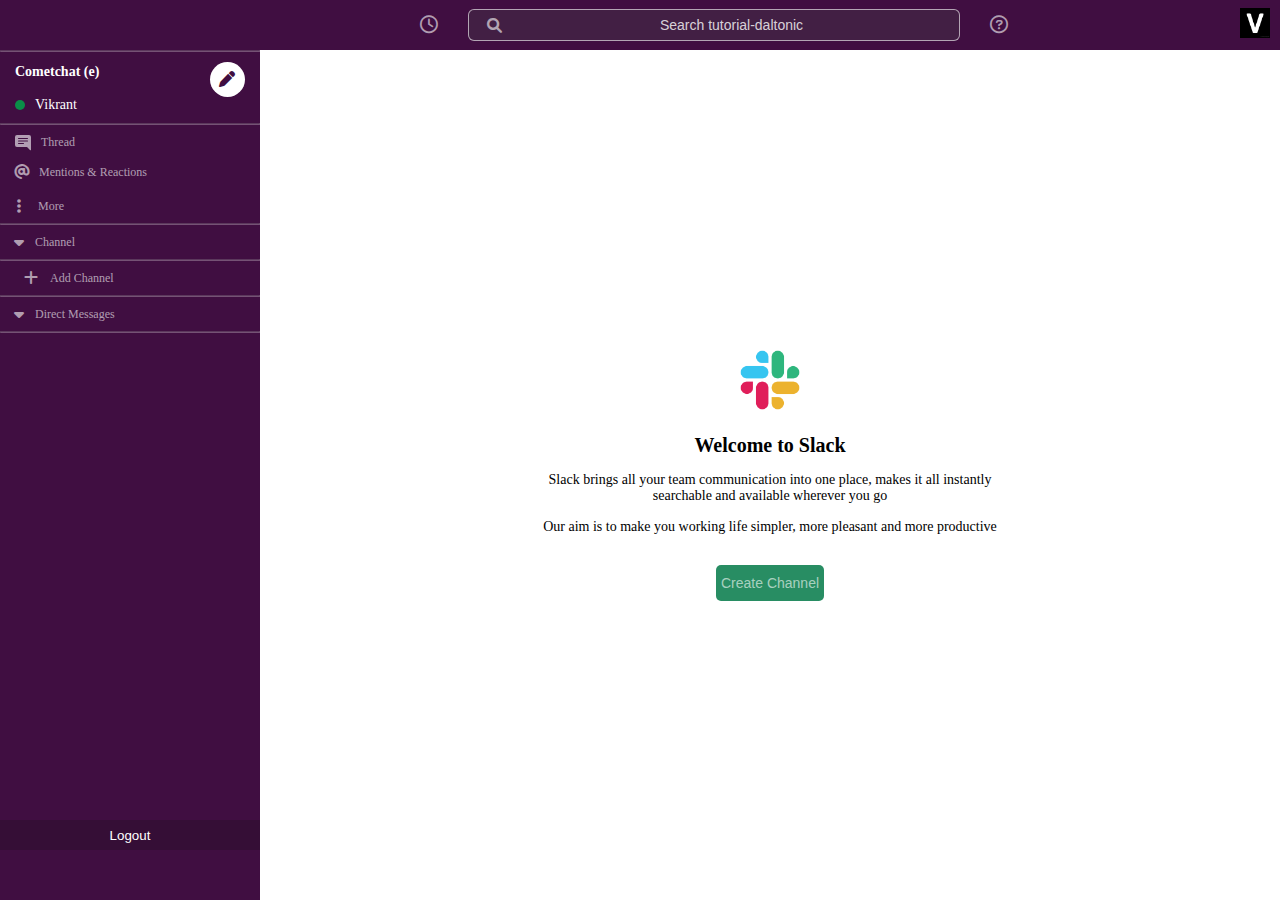
<file: index.html>
<!DOCTYPE html>
<html lang="en">
  <head>
    <meta charset="UTF-8" />
    <meta http-equiv="X-UA-Compatible" content="IE=edge" />
    <meta name="viewport" content="width=device-width, initial-scale=1.0" />
    <title>Commet-Chat</title>
    <link
      rel="stylesheet"
      href="https://cdnjs.cloudflare.com/ajax/libs/font-awesome/6.0.0-beta2/css/all.min.css"
    />
    <link rel="stylesheet" href="css/style.css" />
  </head>
  <body>
    <div class="container">
      <div class="navbar">
        <div
          style="
            display: flex;
            flex: 3;
            justify-content: flex-end;
            padding: 40px;
            align-items: center;
            margin-right: 15vw;
          "
        >
          <div>
            <i
              class="far fa-clock clock"
              style="
                color: rgba(255, 255, 255, 0.6);
                margin-right: 20px;
                font-size: 18px;
              "
            ></i>
          </div>
          <div class="search-box" style="position: relative">
            <i
              class="fas fa-search"
              style="
                position: absolute;
                left: 0;
                padding: 20px;
                color: rgba(255, 255, 255, 0.6);
              "
            ></i>
            <input type="text" placeholder="Search tutorial-daltonic" />
          </div>
          <div>
            <i
              class="far fa-question-circle"
              style="
                color: rgba(255, 255, 255, 0.6);
                margin-left: 20px;
                font-size: 18px;
              "
            ></i>
          </div>
        </div>
        <div style="justify-content: center">
          <img src="./assets/images/v-shape.jpg" height="30px" />
        </div>
      </div>

      <div style="display: flex">
        <div class="sidebar">
          <div class="header__part">
            <hr />
            <div class="header">
              <h1 class="head-title">Cometchat (e)</h1>
              <a href="" class="pen-icon">
                <i class="fas fa-pen pen-icon-i"></i>
              </a>
            </div>
            <div
              style="
                display: flex;
                align-items: center;
                margin-bottom: 10px;
                padding: 0px 15px;
              "
            >
              <div class="dot"></div>
              <p style="font-size: 14px; color: white">Vikrant</p>
            </div>
            <hr />

            <div style="display: flex; margin-top: 10px; padding: 0px 15px">
              <span style="margin-right: 10px">
                <svg
                  xmlns="http://www.w3.org/2000/svg"
                  width="16"
                  height="16"
                  fill="rgba(255, 255, 255, 0.6)"
                  class="bi bi-chat-right-text-fill"
                  viewBox="0 0 16 16"
                >
                  <path
                    d="M16 2a2 2 0 0 0-2-2H2a2 2 0 0 0-2 2v8a2 2 0 0 0 2 2h9.586a1 1 0 0 1 .707.293l2.853 2.853a.5.5 0 0 0 .854-.353V2zM3.5 3h9a.5.5 0 0 1 0 1h-9a.5.5 0 0 1 0-1zm0 2.5h9a.5.5 0 0 1 0 1h-9a.5.5 0 0 1 0-1zm0 2.5h5a.5.5 0 0 1 0 1h-5a.5.5 0 0 1 0-1z"
                  />
                </svg>
              </span>
              <p style="font-size: 12px; color: rgba(255, 255, 255, 0.6)">
                Thread
              </p>
            </div>

            <div style="display: flex; align-items: center; padding: 0px 15px">
              <span style="margin-left: -10px"
                ><i
                  class="fas fa-at"
                  style="color: rgba(255, 255, 255, 0.6)"
                ></i
              ></span>
              <p style="font-size: 12px; color: rgba(255, 255, 255, 0.6)">
                Mentions & Reactions
              </p>
            </div>

            <div
              style="
                display: flex;
                align-items: center;
                margin-left: 3px;
                padding: 0px 15px;
              "
            >
              <span style="margin-left: -10px"
                ><i
                  class="fas fa-ellipsis-v"
                  style="color: rgba(255, 255, 255, 0.6)"
                ></i
              ></span>
              <p
                style="
                  font-size: 12px;
                  color: rgba(255, 255, 255, 0.6);
                  margin-left: 8px;
                "
              >
                More
              </p>
            </div>

            <hr />
            <div style="display: flex; align-items: center; padding: 0px 15px">
              <span style="margin-left: -10px"
                ><i
                  class="fas fa-caret-down"
                  style="color: rgba(255, 255, 255, 0.6)"
                ></i
              ></span>
              <p
                style="
                  font-size: 12px;
                  color: rgba(255, 255, 255, 0.6);
                  margin-left: 2px;
                "
              >
                Channel
              </p>
            </div>
            <hr />
            <div style="display: flex; align-items: center; padding: 0px 15px">
              <span style=""
                ><i
                  class="fas fa-plus"
                  style="color: rgba(255, 255, 255, 0.6)"
                ></i
              ></span>
              <p
                style="
                  font-size: 12px;
                  color: rgba(255, 255, 255, 0.6);
                  margin-left: 2px;
                "
              >
                <a href="add-channel.html"> Add Channel </a>
              </p>
            </div>
            <hr />
            <div style="display: flex; align-items: center; padding: 0px 15px">
              <span style="margin-left: -10px"
                ><i
                  class="fas fa-caret-down"
                  style="color: rgba(255, 255, 255, 0.6)"
                ></i
              ></span>
              <p
                style="
                  font-size: 12px;
                  color: rgba(255, 255, 255, 0.6);
                  margin-left: 2px;
                "
              >
                <a href="channel.html"> Direct Messages </a>
              </p>
            </div>
            <hr />
          </div>

          <button class="btn">
            <p class="btn-text">Logout</p>
          </button>
        </div>

        <div class="box-container">
          <div class="logo-box">
            <img src="assets/images/logo.png" alt="logo" height="60px" />
          </div>

          <h1 class="header" style="margin-top: 20px; font-size: 20px">
            Welcome to Slack
          </h1>

          <p class="first-para" style="margin-top: 15px; font-size: 14px">
            Slack brings all your team communication into one place, makes it
            all instantly
          </p>

          <p class="first-para" style="font-size: 14px">
            searchable and available wherever you go
          </p>

          <p class="second-para" style="margin-top: 15px; font-size: 14px">
            Our aim is to make you working life simpler, more pleasant and more
            productive
          </p>
          <button
            style="
              margin-top: 30px;
              outline: none;
              border: none;
              border-radius: 5px;
              background-color: #288d63;
              padding: 10px 5px;
              font-size: 14px;
              font-weight: normal;
              color: #fff;
            "
          >
            <a href="add-channel.html"> Create Channel </a>
          </button>
        </div>
      </div>
    </div>
  </body>
</html>
</file>
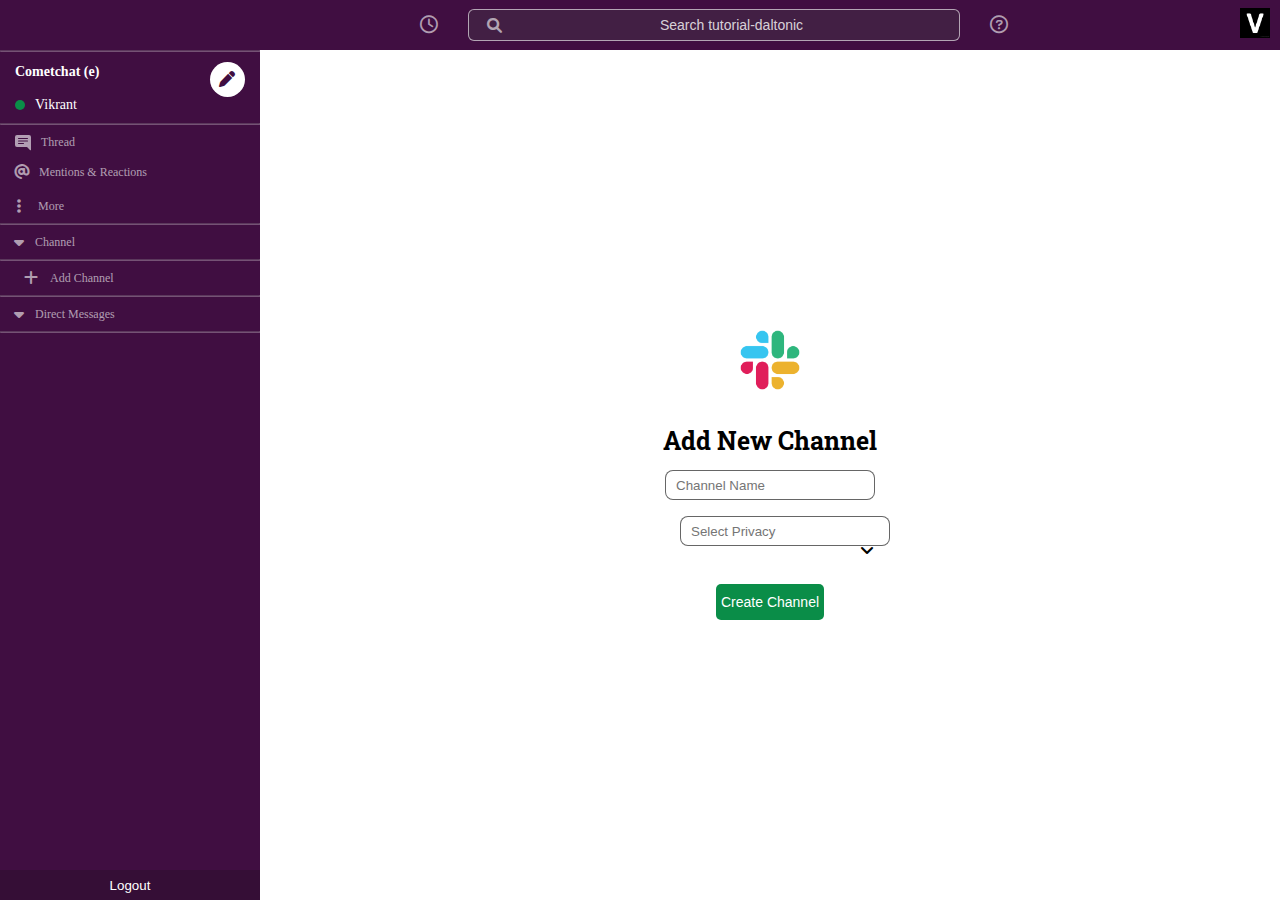
<file: add-channel.html>
<!DOCTYPE html>
<html lang="en">
  <head>
    <meta charset="UTF-8" />
    <meta http-equiv="X-UA-Compatible" content="IE=edge" />
    <meta name="viewport" content="width=device-width, initial-scale=1.0" />
    <title>Commet-Chat</title>
    <link
      rel="stylesheet"
      href="https://cdnjs.cloudflare.com/ajax/libs/font-awesome/6.0.0-beta2/css/all.min.css"
    />
    <link rel="stylesheet" href="css/style.css" />
  </head>
  <body>
    <div class="container">
      <div class="navbar">
        <div
          style="
            display: flex;
            flex: 3;
            justify-content: flex-end;
            padding: 40px;
            align-items: center;
            margin-right: 15vw;
          "
        >
          <div>
            <i
              class="far fa-clock clock"
              style="
                color: rgba(255, 255, 255, 0.6);
                margin-right: 20px;
                font-size: 18px;
              "
            ></i>
          </div>
          <div class="search-box" style="position: relative">
            <i
              class="fas fa-search"
              style="
                position: absolute;
                left: 0;
                padding: 20px;
                color: rgba(255, 255, 255, 0.6);
              "
            ></i>
            <input type="text" placeholder="Search tutorial-daltonic" />
          </div>
          <div>
            <i
              class="far fa-question-circle"
              style="
                color: rgba(255, 255, 255, 0.6);
                margin-left: 20px;
                font-size: 18px;
              "
            ></i>
          </div>
        </div>
        <div style="justify-content: center">
          <img src="./assets/images/v-shape.jpg" height="30px" />
        </div>
      </div>

      <div style="display: flex">
        <div class="sidebar">
          <div class="header__part">
            <hr />
            <div class="header">
              <h1 class="head-title">Cometchat (e)</h1>
              <a href="" class="pen-icon">
                <i class="fas fa-pen pen-icon-i"></i>
              </a>
            </div>
            <div
              style="
                display: flex;
                align-items: center;
                margin-bottom: 10px;
                padding: 0px 15px;
              "
            >
              <div class="dot"></div>
              <p style="font-size: 14px; color: white">Vikrant</p>
            </div>
            <hr />

            <div style="display: flex; margin-top: 10px; padding: 0px 15px">
              <span style="margin-right: 10px">
                <svg
                  xmlns="http://www.w3.org/2000/svg"
                  width="16"
                  height="16"
                  fill="rgba(255, 255, 255, 0.6)"
                  class="bi bi-chat-right-text-fill"
                  viewBox="0 0 16 16"
                >
                  <path
                    d="M16 2a2 2 0 0 0-2-2H2a2 2 0 0 0-2 2v8a2 2 0 0 0 2 2h9.586a1 1 0 0 1 .707.293l2.853 2.853a.5.5 0 0 0 .854-.353V2zM3.5 3h9a.5.5 0 0 1 0 1h-9a.5.5 0 0 1 0-1zm0 2.5h9a.5.5 0 0 1 0 1h-9a.5.5 0 0 1 0-1zm0 2.5h5a.5.5 0 0 1 0 1h-5a.5.5 0 0 1 0-1z"
                  />
                </svg>
              </span>
              <p style="font-size: 12px; color: rgba(255, 255, 255, 0.6)">
                Thread
              </p>
            </div>

            <div style="display: flex; align-items: center; padding: 0px 15px">
              <span style="margin-left: -10px"
                ><i
                  class="fas fa-at"
                  style="color: rgba(255, 255, 255, 0.6)"
                ></i
              ></span>
              <p style="font-size: 12px; color: rgba(255, 255, 255, 0.6)">
                Mentions & Reactions
              </p>
            </div>

            <div
              style="
                display: flex;
                align-items: center;
                margin-left: 3px;
                padding: 0px 15px;
              "
            >
              <span style="margin-left: -10px"
                ><i
                  class="fas fa-ellipsis-v"
                  style="color: rgba(255, 255, 255, 0.6)"
                ></i
              ></span>
              <p
                style="
                  font-size: 12px;
                  color: rgba(255, 255, 255, 0.6);
                  margin-left: 8px;
                "
              >
                More
              </p>
            </div>

            <hr />
            <div style="display: flex; align-items: center; padding: 0px 15px">
              <span style="margin-left: -10px"
                ><i
                  class="fas fa-caret-down"
                  style="color: rgba(255, 255, 255, 0.6)"
                ></i
              ></span>
              <p
                style="
                  font-size: 12px;
                  color: rgba(255, 255, 255, 0.6);
                  margin-left: 2px;
                "
              >
                Channel
              </p>
            </div>
            <hr />
            <div style="display: flex; align-items: center; padding: 0px 15px">
              <span style=""
                ><i
                  class="fas fa-plus"
                  style="color: rgba(255, 255, 255, 0.6)"
                ></i
              ></span>
              <p
                style="
                  font-size: 12px;
                  color: rgba(255, 255, 255, 0.6);
                  margin-left: 2px;
                "
              >
                <a href="add-channel.html"> Add Channel </a>
              </p>
            </div>
            <hr />
            <div style="display: flex; align-items: center; padding: 0px 15px">
              <span style="margin-left: -10px"
                ><i
                  class="fas fa-caret-down"
                  style="color: rgba(255, 255, 255, 0.6)"
                ></i
              ></span>
              <p
                style="
                  font-size: 12px;
                  color: rgba(255, 255, 255, 0.6);
                  margin-left: 2px;
                "
              >
                <a href="channel.html"> Direct Messages </a>
              </p>
            </div>
            <hr />
          </div>

          <button class="btn-channel">
            <p class="btn-text">Logout</p>
          </button>
        </div>

        <div class="box-container">
          <div class="logo-box">
            <img src="assets/images/logo.png" alt="logo" height="60px" />
          </div>

          <h1 class="channel-header">Add New Channel</h1>

          <input type="text" placeholder="Channel Name" />

          <div class="dropdown-input">
            <input type="text" placeholder="Select Privacy" />

            <i
              class="fas fa-angle-down"
              style="
                color: #000000;
                position: absolute;
                padding: 20px;
                left: 65%;
                top: 57%;
              "
            ></i>
          </div>

          <button
            style="
              margin-top: 30px;
              outline: none;
              border: none;
              border-radius: 5px;
              background-color: #0a8d48;
              padding: 10px 5px;
              font-size: 14px;
              font-weight: normal;
              color: #fff;
            "
          >
            Create Channel
          </button>
        </div>
      </div>
    </div>
  </body>
</html>
</file>
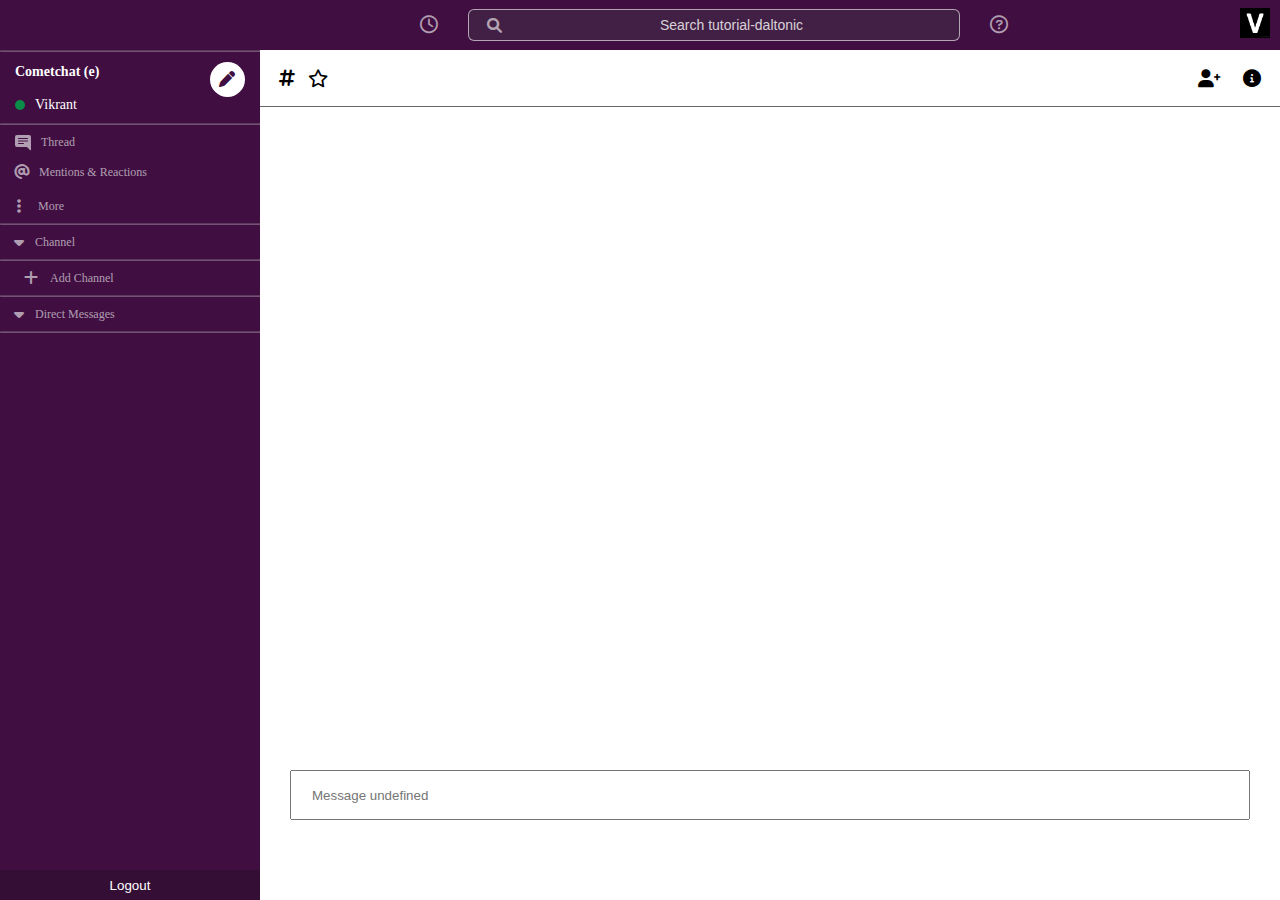
<file: channel.html>
<!DOCTYPE html>
<html lang="en">
  <head>
    <meta charset="UTF-8" />
    <meta http-equiv="X-UA-Compatible" content="IE=edge" />
    <meta name="viewport" content="width=device-width, initial-scale=1.0" />
    <title>Commet-Chat</title>
    <link
      rel="stylesheet"
      href="https://cdnjs.cloudflare.com/ajax/libs/font-awesome/6.0.0-beta2/css/all.min.css"
    />
    <link rel="stylesheet" href="css/style.css" />
  </head>
  <body>
    <div class="container">
      <div class="navbar">
        <div
          style="
            display: flex;
            flex: 3;
            justify-content: flex-end;
            padding: 40px;
            align-items: center;
            margin-right: 15vw;
          "
        >
          <div>
            <i
              class="far fa-clock clock"
              style="
                color: rgba(255, 255, 255, 0.6);
                margin-right: 20px;
                font-size: 18px;
              "
            ></i>
          </div>
          <div class="search-box" style="position: relative">
            <i
              class="fas fa-search"
              style="
                position: absolute;
                left: 0;
                padding: 20px;
                color: rgba(255, 255, 255, 0.6);
              "
            ></i>
            <input type="text" placeholder="Search tutorial-daltonic" />
          </div>
          <div>
            <i
              class="far fa-question-circle"
              style="
                color: rgba(255, 255, 255, 0.6);
                margin-left: 20px;
                font-size: 18px;
              "
            ></i>
          </div>
        </div>
        <div style="justify-content: center">
          <img src="./assets/images/v-shape.jpg" height="30px" />
        </div>
      </div>

      <div style="display: flex">
        <div class="sidebar">
          <div class="header__part">
            <hr />
            <div class="header">
              <h1 class="head-title">Cometchat (e)</h1>
              <a href="" class="pen-icon">
                <i class="fas fa-pen pen-icon-i"></i>
              </a>
            </div>
            <div
              style="
                display: flex;
                align-items: center;
                margin-bottom: 10px;
                padding: 0px 15px;
              "
            >
              <div class="dot"></div>
              <p style="font-size: 14px; color: white">Vikrant</p>
            </div>
            <hr />

            <div style="display: flex; margin-top: 10px; padding: 0px 15px">
              <span style="margin-right: 10px">
                <svg
                  xmlns="http://www.w3.org/2000/svg"
                  width="16"
                  height="16"
                  fill="rgba(255, 255, 255, 0.6)"
                  class="bi bi-chat-right-text-fill"
                  viewBox="0 0 16 16"
                >
                  <path
                    d="M16 2a2 2 0 0 0-2-2H2a2 2 0 0 0-2 2v8a2 2 0 0 0 2 2h9.586a1 1 0 0 1 .707.293l2.853 2.853a.5.5 0 0 0 .854-.353V2zM3.5 3h9a.5.5 0 0 1 0 1h-9a.5.5 0 0 1 0-1zm0 2.5h9a.5.5 0 0 1 0 1h-9a.5.5 0 0 1 0-1zm0 2.5h5a.5.5 0 0 1 0 1h-5a.5.5 0 0 1 0-1z"
                  />
                </svg>
              </span>
              <p style="font-size: 12px; color: rgba(255, 255, 255, 0.6)">
                Thread
              </p>
            </div>

            <div style="display: flex; align-items: center; padding: 0px 15px">
              <span style="margin-left: -10px"
                ><i
                  class="fas fa-at"
                  style="color: rgba(255, 255, 255, 0.6)"
                ></i
              ></span>
              <p style="font-size: 12px; color: rgba(255, 255, 255, 0.6)">
                Mentions & Reactions
              </p>
            </div>

            <div
              style="
                display: flex;
                align-items: center;
                margin-left: 3px;
                padding: 0px 15px;
              "
            >
              <span style="margin-left: -10px"
                ><i
                  class="fas fa-ellipsis-v"
                  style="color: rgba(255, 255, 255, 0.6)"
                ></i
              ></span>
              <p
                style="
                  font-size: 12px;
                  color: rgba(255, 255, 255, 0.6);
                  margin-left: 8px;
                "
              >
                More
              </p>
            </div>

            <hr />
            <div style="display: flex; align-items: center; padding: 0px 15px">
              <span style="margin-left: -10px"
                ><i
                  class="fas fa-caret-down"
                  style="color: rgba(255, 255, 255, 0.6)"
                ></i
              ></span>
              <p
                style="
                  font-size: 12px;
                  color: rgba(255, 255, 255, 0.6);
                  margin-left: 2px;
                "
              >
                Channel
              </p>
            </div>
            <hr />
            <div style="display: flex; align-items: center; padding: 0px 15px">
              <span style=""
                ><i
                  class="fas fa-plus"
                  style="color: rgba(255, 255, 255, 0.6)"
                ></i
              ></span>
              <p
                style="
                  font-size: 12px;
                  color: rgba(255, 255, 255, 0.6);
                  margin-left: 2px;
                "
              >
                <a href="add-channel.html"> Add Channel </a>
              </p>
            </div>
            <hr />
            <div style="display: flex; align-items: center; padding: 0px 15px">
              <span style="margin-left: -10px"
                ><i
                  class="fas fa-caret-down"
                  style="color: rgba(255, 255, 255, 0.6)"
                ></i
              ></span>
              <p
                style="
                  font-size: 12px;
                  color: rgba(255, 255, 255, 0.6);
                  margin-left: 2px;
                "
              >
                <a> Direct Messages </a>
              </p>
            </div>
            <hr />
          </div>

          <button class="btn-channel">
            <p class="btn-text">Logout</p>
          </button>
        </div>

        <div class="channel-container">
          <div class="box">
            <div class="left-icons">
              <i class="fas fa-hashtag icon"></i>

              <i class="far fa-star icon"></i>
            </div>

            <div class="right-icons">
              <i class="fas fa-user-plus icon"></i>

              <i class="fas fa-info-circle icon"></i>
            </div>
          </div>

          <div class="message-box">
            <input type="text" placeholder="Message undefined" />
          </div>
        </div>
      </div>
    </div>
  </body>
</html>
</file>
<file: css/style.css>
@import url('https://fonts.googleapis.com/css2?family=Roboto+Slab:wght@900&display=swap');

* {
  margin: 0;
  padding: 0;
  box-sizing: border-box;
}

.container {
  height: 100vh;
  width: 100vw;
  background-color: #ffffff;
}

.navbar {
  width: 100%;
  height: 50px;
  background-color: #400e41;
  display: flex;
  align-items: center;
  justify-content: space-between;
  padding: 0 10px;
}

.schedule-btn {
  position: absolute;
  float: left;
  width: 30px;
  height: 30px;
}

.clock {
  font-size: 20px;
}

.search-box {
  display: flex;
  align-items: center;
  justify-content: center;
  width: 40vw;
  height: 30px;
  padding: 10px;
}

.search-box > i {
  font-size: 15px;
}

.search-box > input  {
  width: 100%;
  height: 30px;
  padding: 15px;
  padding-left: 50px;
  outline: none;
  font-size: 14px;
  border: 1.5px solid rgba(255, 255, 255, 0.6);
  border-radius: 6px;
  text-align: center;
  background-color: #421f44;
  color: rgba(255, 255, 255, 0.8);
}

.search-box > input::placeholder {
  color: rgba(255, 255, 255, 0.8);
}

.search-text {
  height: 10px;
  width: 400px;
  border: 1px solid #857a89;
  background-color: #432045;
  border-radius: 10px;
  outline: none;
}


.sidebar {
  height: calc(100vh - 50px);
  width: 260px;
  background-color: #400e41;
  display: flex;
  flex-direction: column;
  justify-content: space-between;
}

.header__part {
  display: flex;
  flex-direction: column;
}

hr {
  width: 100%;
  opacity: 0.3;
}

.header {
  display: flex;
  flex-direction: row;
  justify-content: space-between;
  align-items: center;
  padding: 0px 15px;
  margin-top:10px ;
}

.pen-icon {
  height: 35px;
  width: 35px;
  background-color: #ffffff;
  border-radius: 50%;
}

.head {
  font-size: 19px;
  color: #ffffff;
  font-weight: bold;
}

.fas {
  color: #ffffff;
  margin: 9px;
}

.dot {
  height: 10px;
  width: 10px;
  background-color: #0a8d48;
  border-radius: 50%;
  margin-right: 10px;
}

.head-title {
  color: #ffffff;
  font-size: 14px;
  margin-top: -15px;
}

.pen-icon-i {
  color: #400e41;
}

.message-title {
  color: #ffffff;
  padding-left: 45px;
  opacity: 0.6;
}

.mentioned {
  display: flex;
  opacity: 0.6;
  color: #ffffff;
  margin-top: 18px;
  flex-direction: row;
}


.mention-title {
  padding-left: 13px 0px;
  margin: 10px 10px;
}

.more {
  display: flex;
  flex-direction: row;
  color: #ffffff;
  opacity: 0.6;
  margin-top: 10px;
}

.more-title {
  padding-left: 25px;
  margin: 10px 0px;
}

.channel {
  display: flex;
  flex-direction: row;
  color: #ffffff;
  opacity: 0.6;
  margin-top: 10px;
}

.channel-title {
  margin: 10px 15px;
}

.add-channel {
  display: flex;
  flex-direction: row;
  color: #ffffff;
  opacity: 0.6;
  margin-top: 10px;
}

.add-title {
  margin: 10px 10px;
}

.messages {
  display: flex;
  flex-direction: row;
  color: #ffffff;
  opacity: 0.6;
  margin-top: 10px;
}

.messages-title {
  margin: 10px 10px;
}

.btn {
  width: 260px;
  height: 30px;
  margin-bottom: 50px;
  border: none;
  outline: none;
  background-color: #350e36;
}

.btn-text {
  color: #ffffff;
}

.box-container {
  display: flex;
  flex-direction: column;
  align-items: center;
  justify-content: center;
  flex: 1;
}

.logo-box {
  align-self: center;
}


.h1 {
  font-size: 40px;
  color: #000000;
}

.channel-header{
  font-size: 50px;
  color: #000000;
  font-weight: 700;
  margin-top: 20px;
  font-size: 25px;
  font-family: 'Roboto Slab', serif;
  margin: 5px;
  margin-top: 30px;
}

.box-container > input, .dropdown-input > input{
  height: 30px;
  width: 210px;
  border-radius: 8px;
  padding: 10px ;
  margin: 8px;
  outline: none;
  border: 1px solid rgba(0, 0, 0, 0.6);
}

.box-container > input:focus, .dropdown-input > input:focus{
  outline: none;
  border: 1px solid #000000;
}

.dropdown-input{
  padding-left: 30px;
}

.channel-container{
  display: flex;
  flex-direction: column;
  justify-content: space-between;
  flex: 1;
}

.box{
  display: flex;
  align-items: center;
  justify-content: space-between;
  padding: 10px;
  border-bottom: 1px solid rgba(0, 0, 0, 0.6);
}

.left-icons > svg, .right-icons >svg{
  font-size: 20px;
  margin: 5px;
  font-weight: 900;
}

.message-box{
  margin: 0px auto 80px auto;
}

.message-box > input{
  height: 50px;
  width: 75vw;
  padding: 20px;
}

.icon{
  color: #000000;
  font-size: 18px;
}

.message-box > input:focus{
  outline: none;
  border: 1px solid rgba(0, 0, 0, 0.6); ;
}

a{
  text-decoration: none;
  color: rgba(255, 255, 255, 0.6);
}

.btn-channel{
  width: 260px;
  height: 30px;
  border: none;
  outline: none;
  background-color: #350e36;
}
</file>
